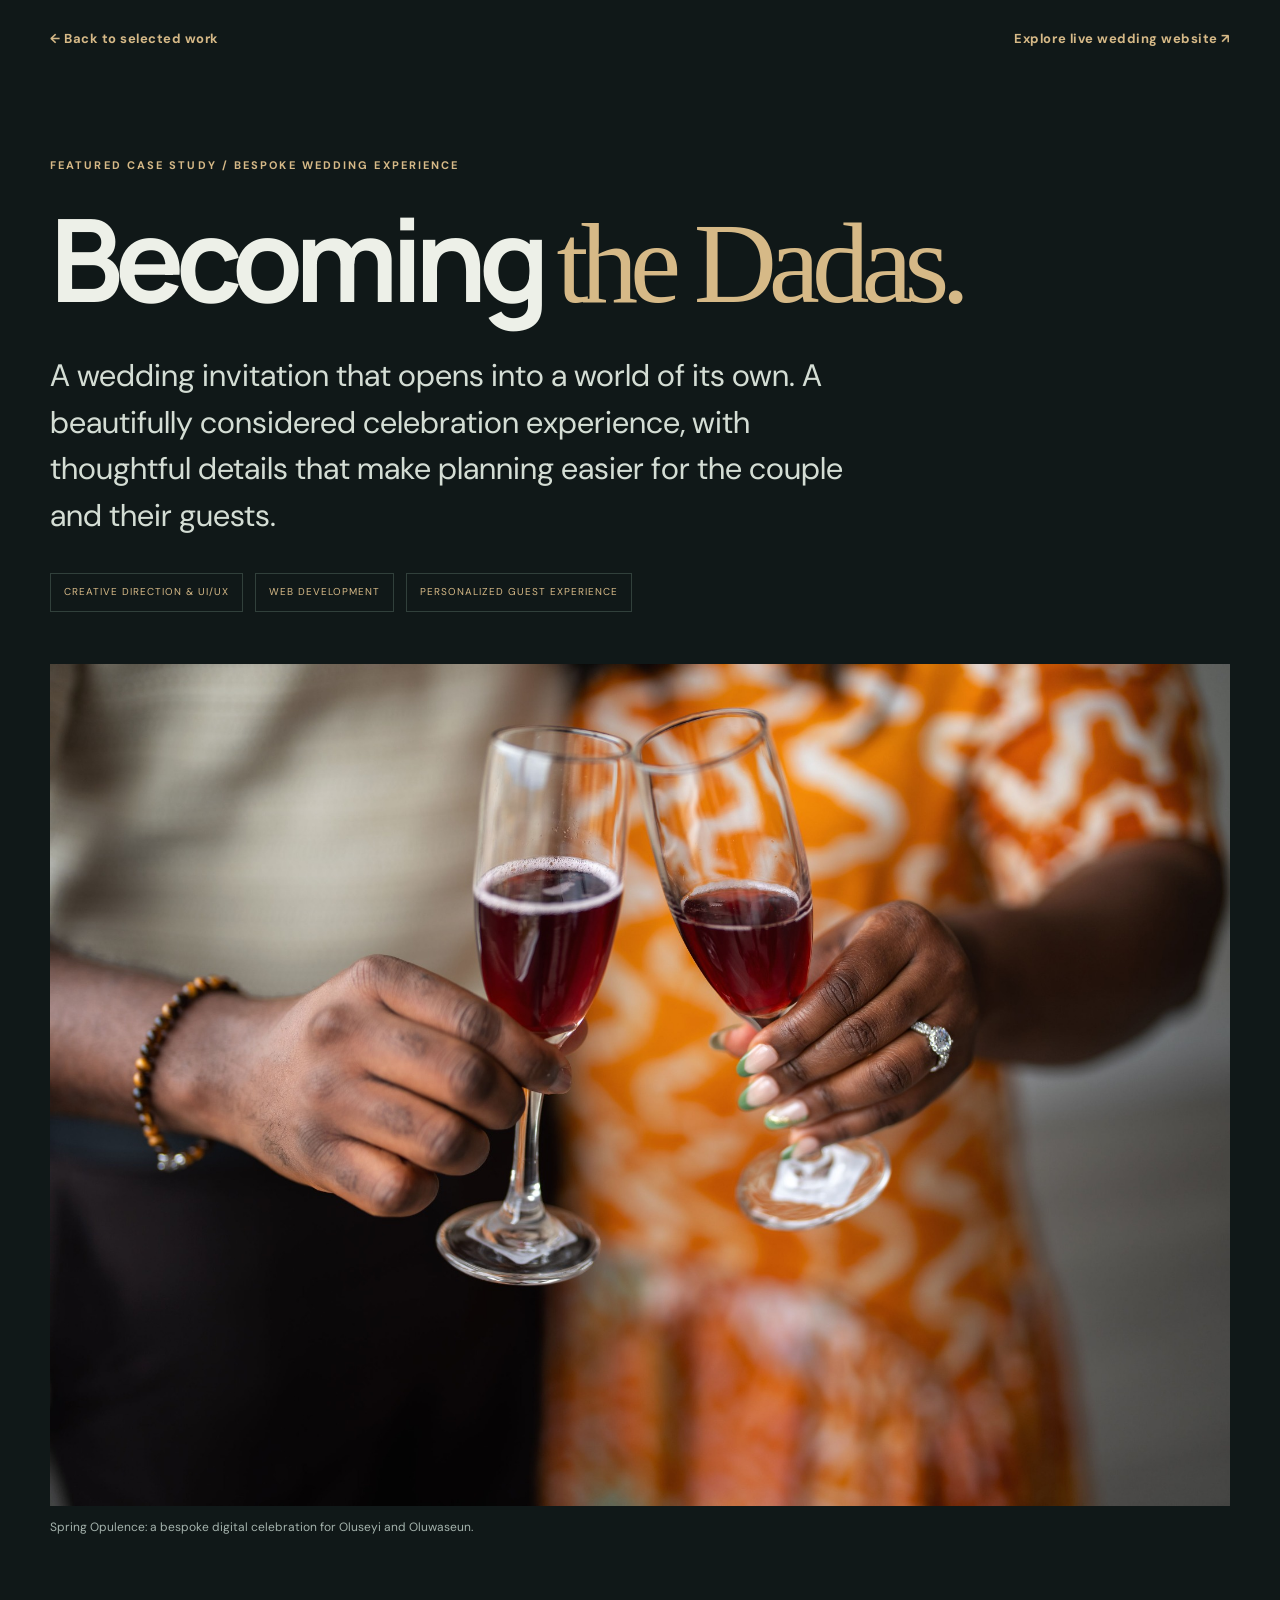
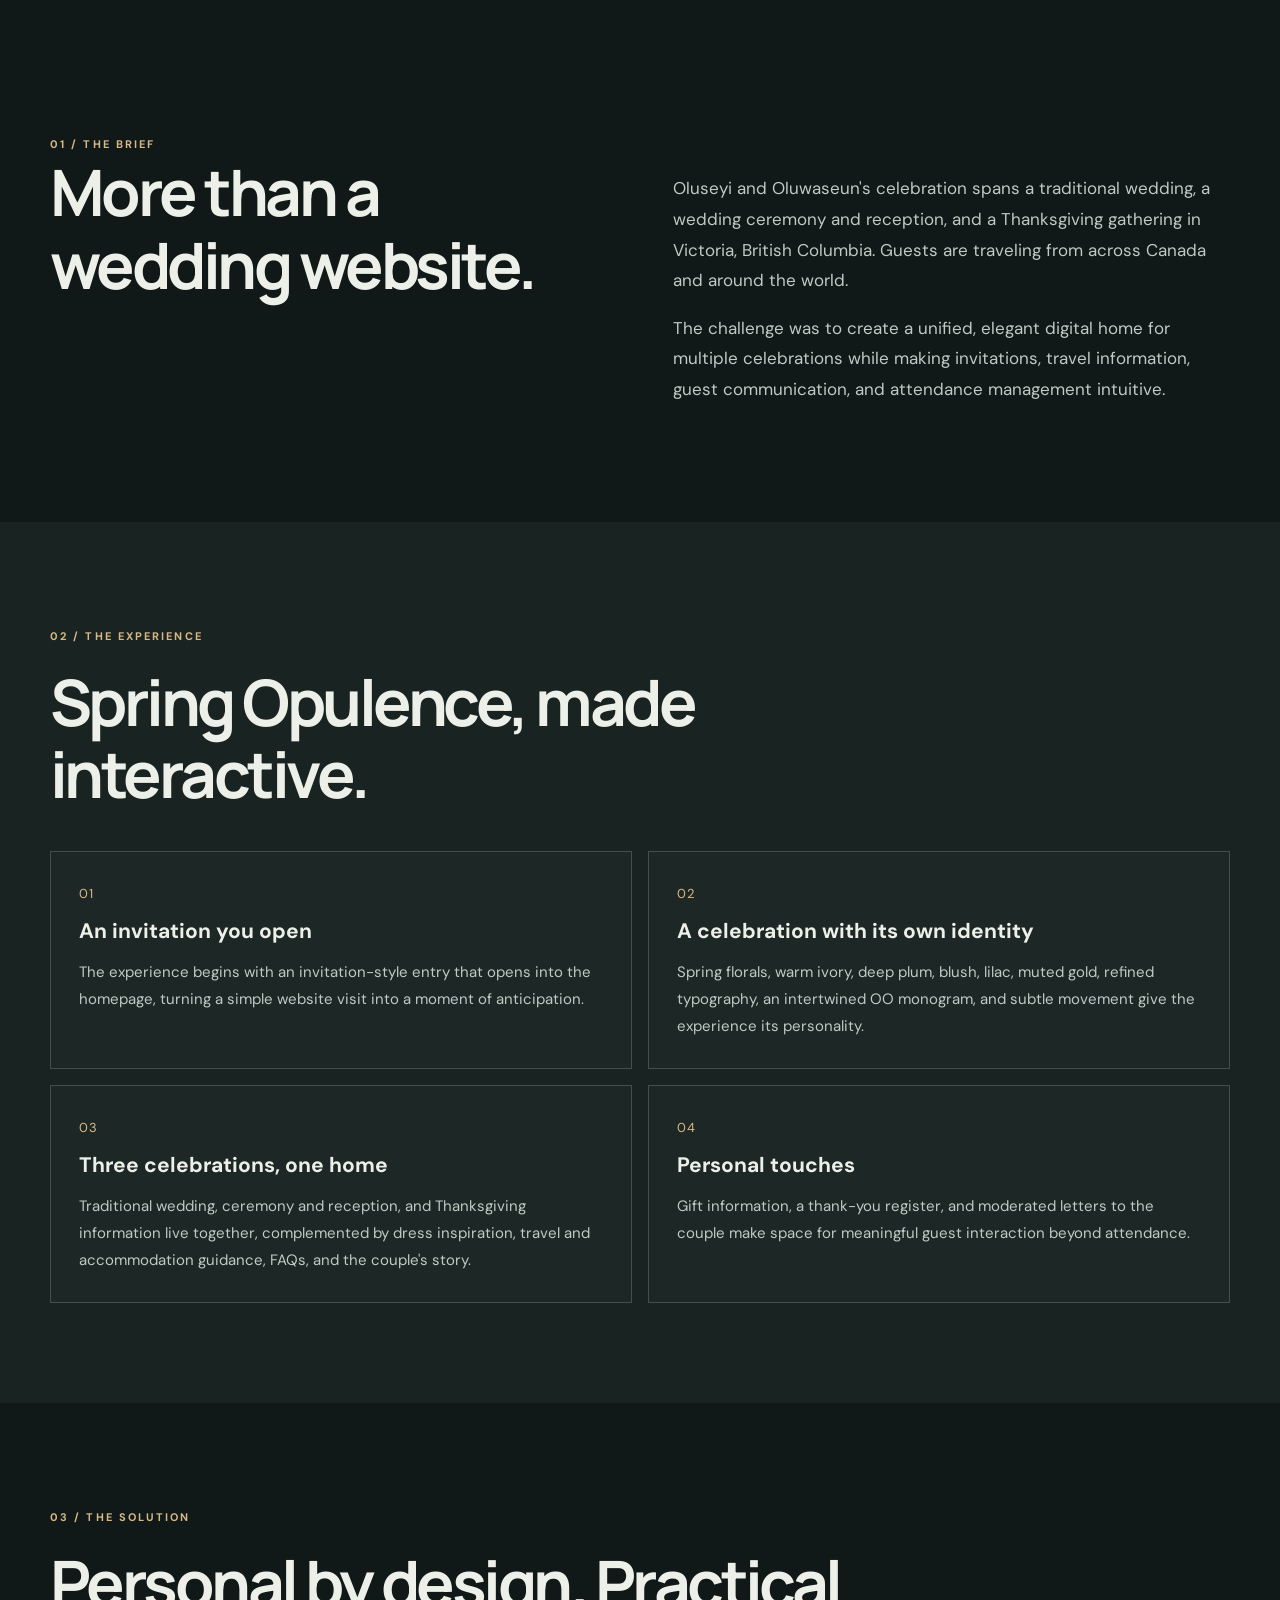
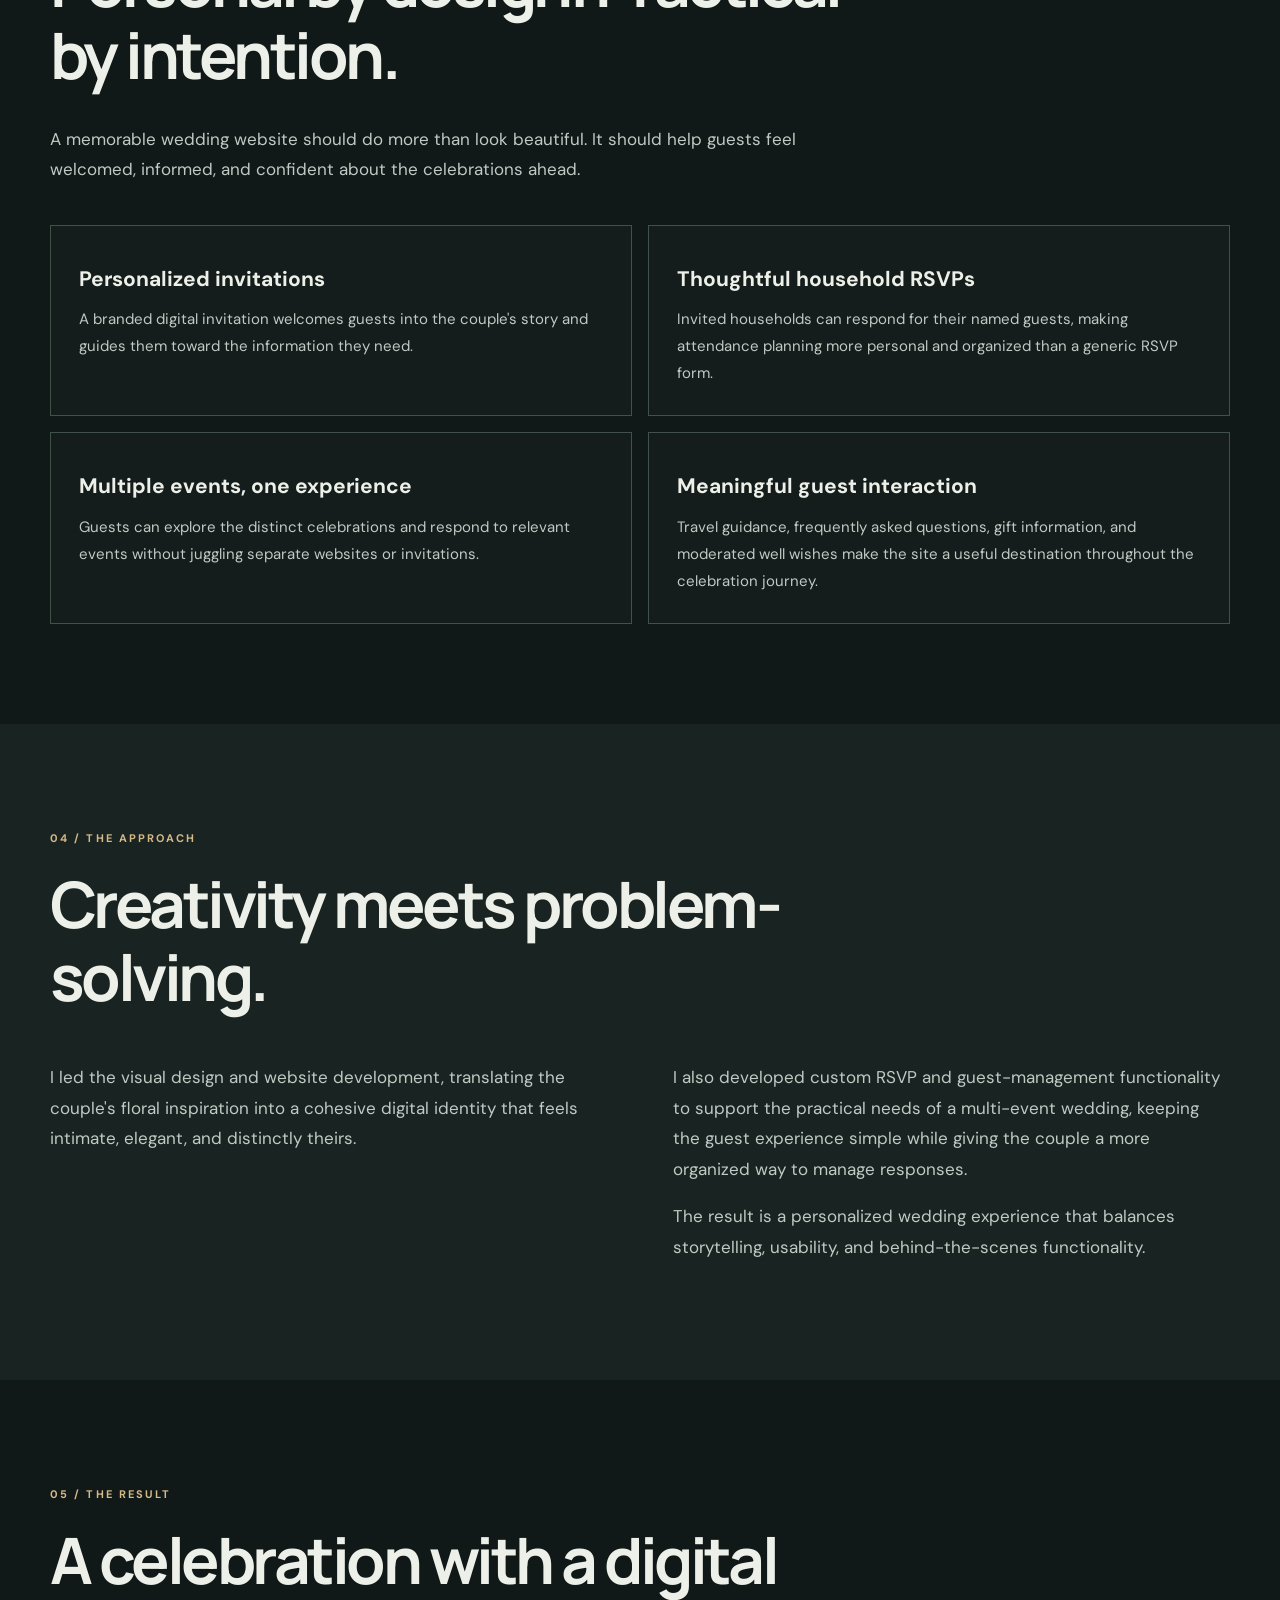
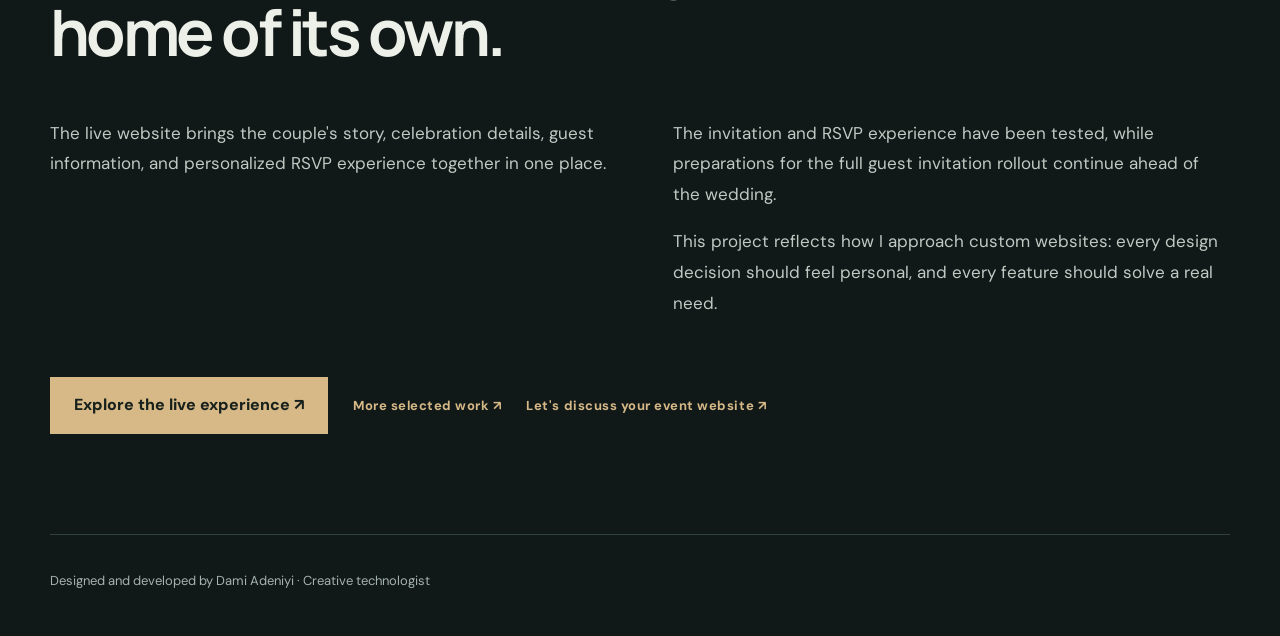
<file: becoming-the-dadas.html>
<!doctype html><html lang="en"><head><meta charset="utf-8"><meta name="viewport" content="width=device-width,initial-scale=1"><title>Becoming the Dadas | Wedding Experience & RSVP System | Dami Adeniyi</title><meta name="description" content="Explore how Dami Adeniyi designed a bespoke Spring Opulence wedding website, personalized invitations, and a thoughtful guest experience for a multi-event celebration."><link rel="canonical" href="https://dami-adeniyi.pages.dev/becoming-the-dadas.html"><link rel="stylesheet" href="/styles.css"><meta property="og:title" content="Becoming the Dadas | Dami Adeniyi"><meta property="og:description" content="A bespoke wedding website combining romantic design, personalized invitations, and thoughtful guest experiences."><meta property="og:type" content="article"><meta property="og:image" content="https://dami-adeniyi.pages.dev/becoming-the-dadas-nigerian-wedding-website-oluseyi-oluwaseun.jpg"></head><body><a class="skip" href="#main">Skip to content</a><header class="case-header wrap"><a class="case-back" href="/#work">← Back to selected work</a><a class="case-back" href="https://becoming-the-dadas.pages.dev/" target="_blank" rel="noopener noreferrer">Explore live wedding website ↗</a></header><main id="main"><section class="case-hero wrap"><span class="kicker">FEATURED CASE STUDY / BESPOKE WEDDING EXPERIENCE</span><h1>Becoming <em>the Dadas.</em></h1><p class="case-lede">A wedding invitation that opens into a world of its own. A beautifully considered celebration experience, with thoughtful details that make planning easier for the couple and their guests.</p><div class="case-meta"><span>CREATIVE DIRECTION & UI/UX</span><span>WEB DEVELOPMENT</span><span>PERSONALIZED GUEST EXPERIENCE</span></div><figure class="case-photo"><img src="/becoming-the-dadas-nigerian-wedding-website-oluseyi-oluwaseun.jpg" alt="Oluseyi and Oluwaseun toasting together at their Becoming the Dadas wedding celebration" loading="eager"><figcaption>Spring Opulence: a bespoke digital celebration for Oluseyi and Oluwaseun.</figcaption></figure></section><section class="case-section wrap"><span class="kicker">01 / THE BRIEF</span><div class="case-columns"><h2>More than a wedding website.</h2><div><p>Oluseyi and Oluwaseun's celebration spans a traditional wedding, a wedding ceremony and reception, and a Thanksgiving gathering in Victoria, British Columbia. Guests are traveling from across Canada and around the world.</p><p>The challenge was to create a unified, elegant digital home for multiple celebrations while making invitations, travel information, guest communication, and attendance management intuitive.</p></div></div></section><section class="case-section case-alt"><div class="wrap"><span class="kicker">02 / THE EXPERIENCE</span><h2>Spring Opulence, made interactive.</h2><div class="case-grid"><article><span class="case-index">01</span><h3>An invitation you open</h3><p>The experience begins with an invitation-style entry that opens into the homepage, turning a simple website visit into a moment of anticipation.</p></article><article><span class="case-index">02</span><h3>A celebration with its own identity</h3><p>Spring florals, warm ivory, deep plum, blush, lilac, muted gold, refined typography, an intertwined OO monogram, and subtle movement give the experience its personality.</p></article><article><span class="case-index">03</span><h3>Three celebrations, one home</h3><p>Traditional wedding, ceremony and reception, and Thanksgiving information live together, complemented by dress inspiration, travel and accommodation guidance, FAQs, and the couple's story.</p></article><article><span class="case-index">04</span><h3>Personal touches</h3><p>Gift information, a thank-you register, and moderated letters to the couple make space for meaningful guest interaction beyond attendance.</p></article></div></div></section><section class="case-section wrap"><span class="kicker">03 / THE SOLUTION</span><h2>Personal by design. Practical by intention.</h2><p class="case-intro">A memorable wedding website should do more than look beautiful. It should help guests feel welcomed, informed, and confident about the celebrations ahead.</p><div class="case-grid"><article><h3>Personalized invitations</h3><p>A branded digital invitation welcomes guests into the couple's story and guides them toward the information they need.</p></article><article><h3>Thoughtful household RSVPs</h3><p>Invited households can respond for their named guests, making attendance planning more personal and organized than a generic RSVP form.</p></article><article><h3>Multiple events, one experience</h3><p>Guests can explore the distinct celebrations and respond to relevant events without juggling separate websites or invitations.</p></article><article><h3>Meaningful guest interaction</h3><p>Travel guidance, frequently asked questions, gift information, and moderated well wishes make the site a useful destination throughout the celebration journey.</p></article></div></section><section class="case-section case-alt"><div class="wrap"><span class="kicker">04 / THE APPROACH</span><h2>Creativity meets problem-solving.</h2><div class="case-columns"><p>I led the visual design and website development, translating the couple's floral inspiration into a cohesive digital identity that feels intimate, elegant, and distinctly theirs.</p><div><p>I also developed custom RSVP and guest-management functionality to support the practical needs of a multi-event wedding, keeping the guest experience simple while giving the couple a more organized way to manage responses.</p><p>The result is a personalized wedding experience that balances storytelling, usability, and behind-the-scenes functionality.</p></div></div></div></section><section class="case-section wrap"><span class="kicker">05 / THE RESULT</span><h2>A celebration with a digital home of its own.</h2><div class="case-columns"><p>The live website brings the couple's story, celebration details, guest information, and personalized RSVP experience together in one place.</p><div><p>The invitation and RSVP experience have been tested, while preparations for the full guest invitation rollout continue ahead of the wedding.</p><p>This project reflects how I approach custom websites: every design decision should feel personal, and every feature should solve a real need.</p></div></div><div class="case-end"><a class="case-cta" href="https://becoming-the-dadas.pages.dev/" target="_blank" rel="noopener noreferrer">Explore the live experience ↗</a><a class="case-back" href="/#work">More selected work ↗</a><a class="case-back" href="/#contact">Let's discuss your event website ↗</a></div></section></main><footer class="case-footer wrap">Designed and developed by Dami Adeniyi · Creative technologist</footer></body></html>
</file>
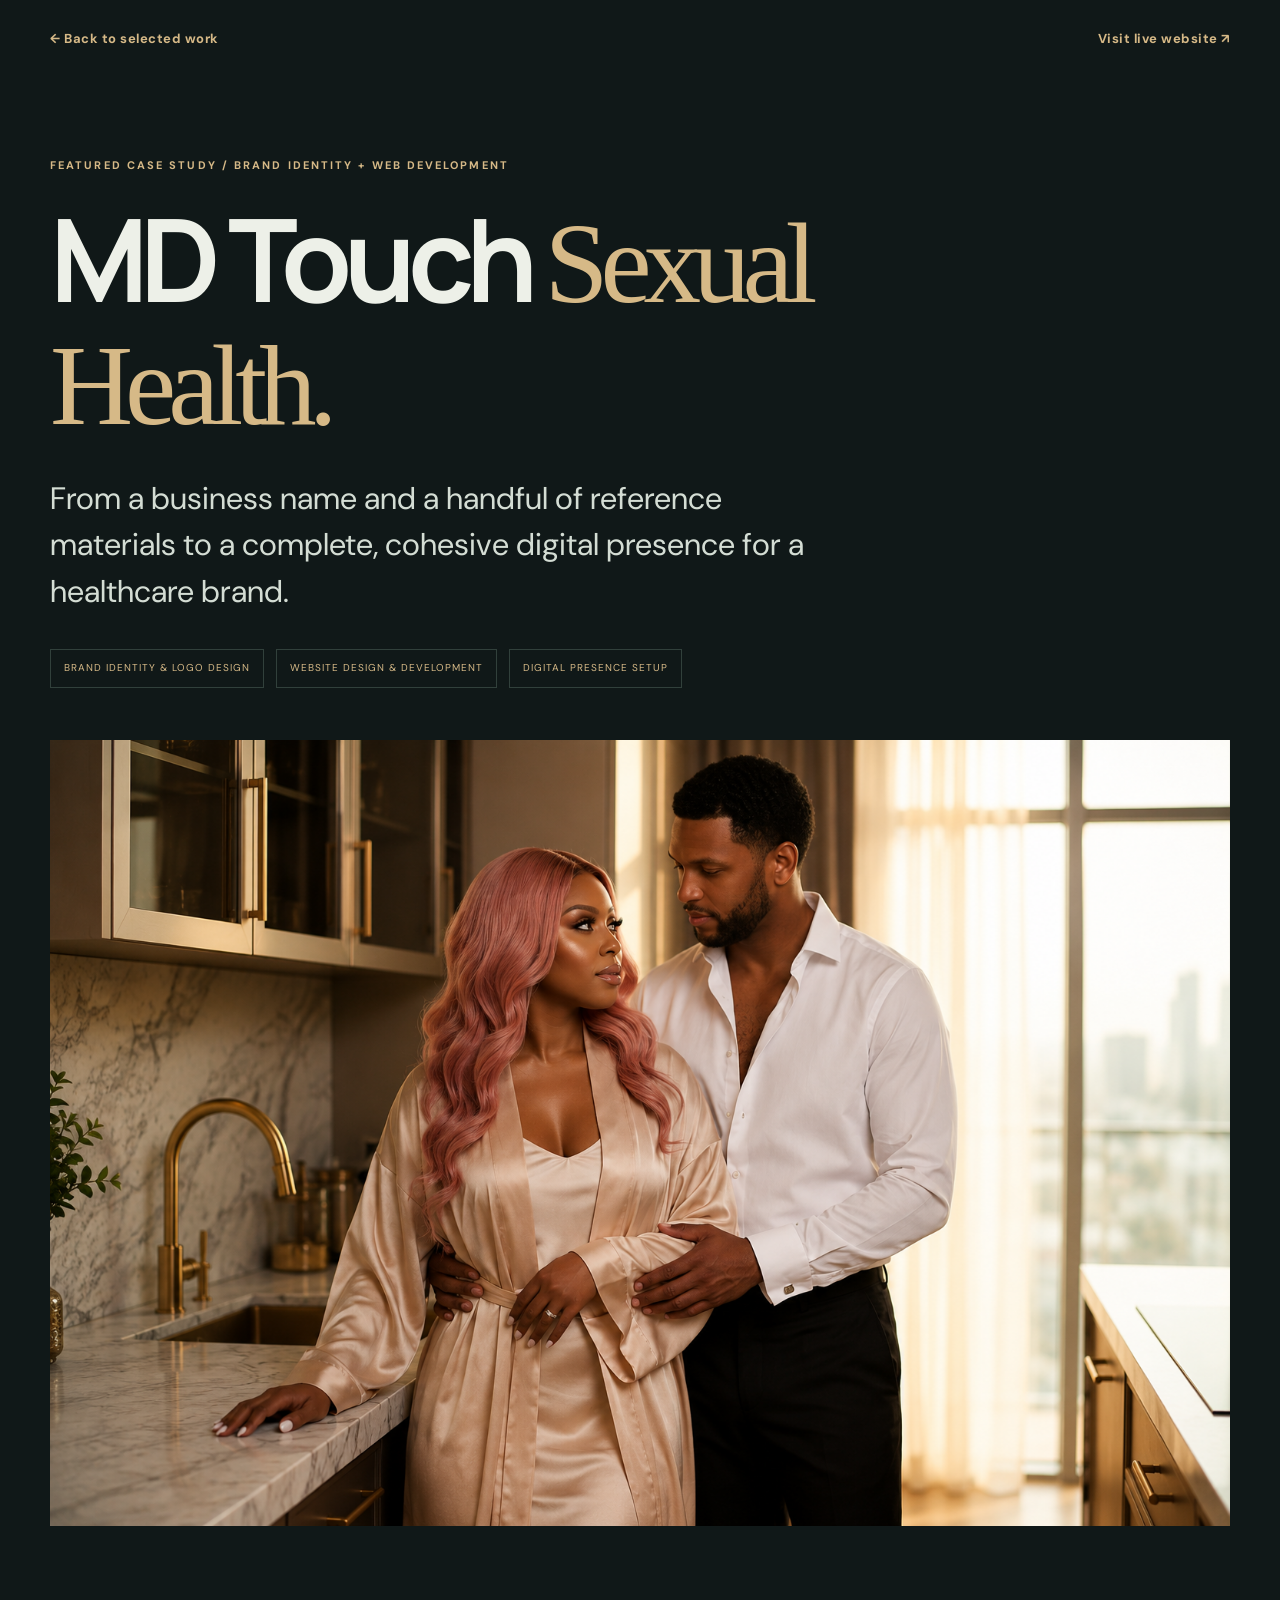
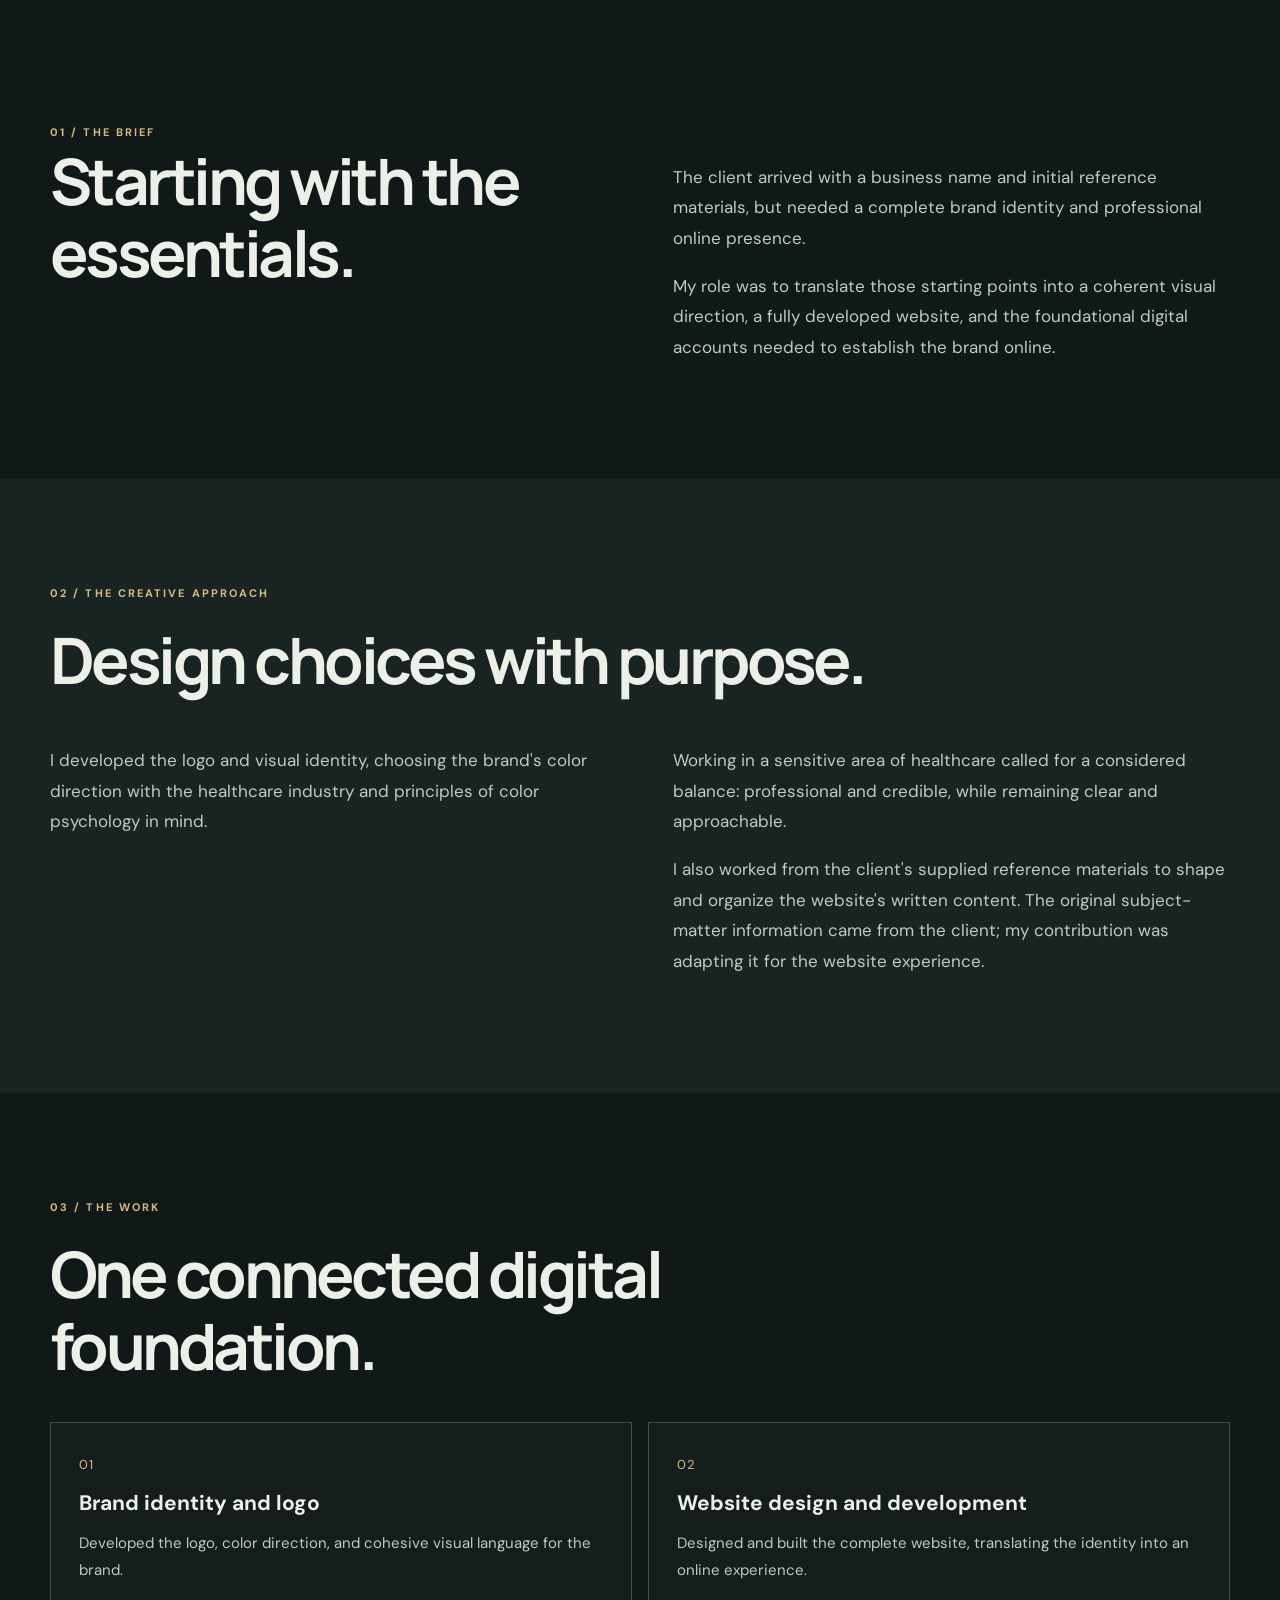
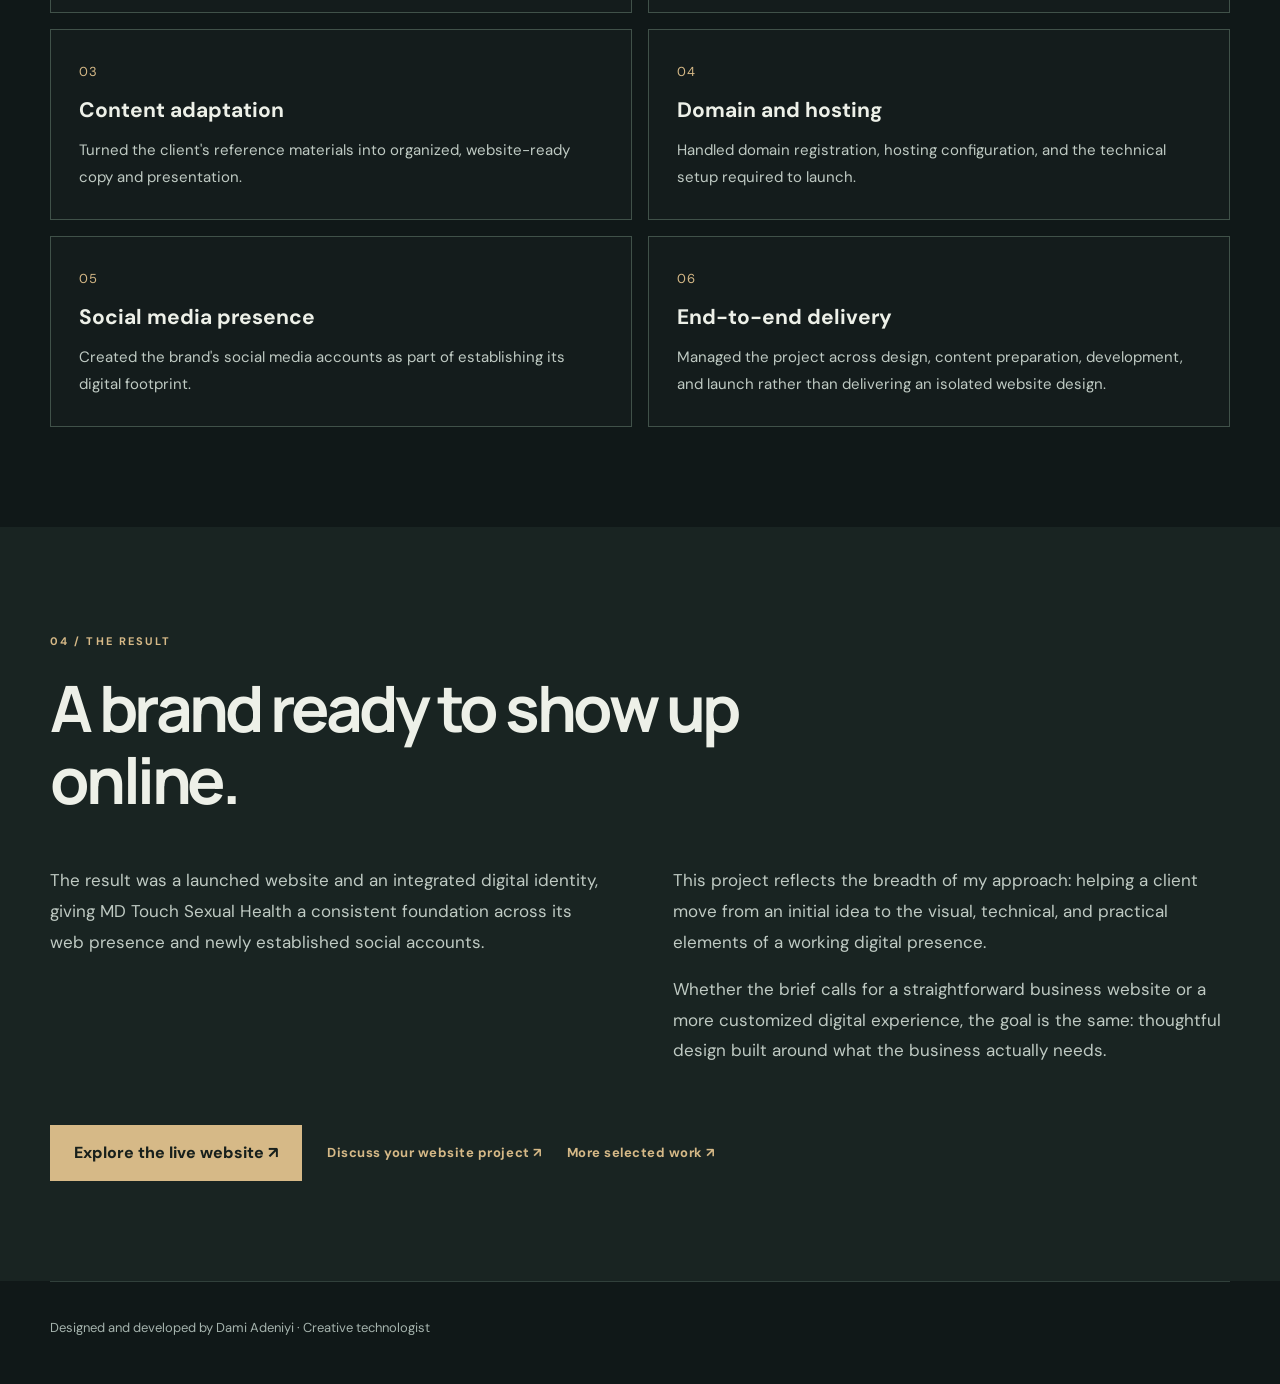
<file: md-touch-sexual-health.html>
<!doctype html>
<html lang="en"><head><meta charset="utf-8"><meta name="viewport" content="width=device-width,initial-scale=1"><title>MD Touch Sexual Health | Brand Identity & Website Case Study | Dami Adeniyi</title><meta name="description" content="How Dami Adeniyi created the brand identity, logo, website, domain, hosting and social media foundations for MD Touch Sexual Health."><link rel="canonical" href="https://dami-adeniyi.pages.dev/md-touch-sexual-health.html"><meta property="og:title" content="MD Touch Sexual Health | Dami Adeniyi"><meta property="og:description" content="From a business name and reference materials to a cohesive healthcare brand and launched website."><meta property="og:type" content="article"><meta property="og:image" content="https://dami-adeniyi.pages.dev/mdtouch-sexual-wellness-black-couple-confidence-kitchen.jpg.png"><link rel="stylesheet" href="/styles.css"></head>
<body><a class="skip" href="#main">Skip to content</a><header class="case-header wrap"><a class="case-back" href="/#work">← Back to selected work</a><a class="case-back" href="https://mdtouchsexualhealth.com/" target="_blank" rel="noopener noreferrer">Visit live website ↗</a></header>
<main id="main"><section class="case-hero wrap"><span class="kicker">FEATURED CASE STUDY / BRAND IDENTITY + WEB DEVELOPMENT</span><h1>MD Touch <em>Sexual Health.</em></h1><p class="case-lede">From a business name and a handful of reference materials to a complete, cohesive digital presence for a healthcare brand.</p><div class="case-meta"><span>BRAND IDENTITY & LOGO DESIGN</span><span>WEBSITE DESIGN & DEVELOPMENT</span><span>DIGITAL PRESENCE SETUP</span></div><figure class="md-case-photo"><img src="/mdtouch-sexual-wellness-black-couple-confidence-kitchen.jpg.png" alt="Couple sharing a moment together in a kitchen, featured lifestyle imagery for the MD Touch Sexual Health project" loading="eager" decoding="async"></figure></section>
<section class="case-section wrap"><span class="kicker">01 / THE BRIEF</span><div class="case-columns"><h2>Starting with the essentials.</h2><div><p>The client arrived with a business name and initial reference materials, but needed a complete brand identity and professional online presence.</p><p>My role was to translate those starting points into a coherent visual direction, a fully developed website, and the foundational digital accounts needed to establish the brand online.</p></div></div></section>
<section class="case-section case-alt"><div class="wrap"><span class="kicker">02 / THE CREATIVE APPROACH</span><h2>Design choices with purpose.</h2><div class="case-columns"><p>I developed the logo and visual identity, choosing the brand's color direction with the healthcare industry and principles of color psychology in mind.</p><div><p>Working in a sensitive area of healthcare called for a considered balance: professional and credible, while remaining clear and approachable.</p><p>I also worked from the client's supplied reference materials to shape and organize the website's written content. The original subject-matter information came from the client; my contribution was adapting it for the website experience.</p></div></div></div></section>
<section class="case-section wrap"><span class="kicker">03 / THE WORK</span><h2>One connected digital foundation.</h2><div class="case-grid"><article><span class="case-index">01</span><h3>Brand identity and logo</h3><p>Developed the logo, color direction, and cohesive visual language for the brand.</p></article><article><span class="case-index">02</span><h3>Website design and development</h3><p>Designed and built the complete website, translating the identity into an online experience.</p></article><article><span class="case-index">03</span><h3>Content adaptation</h3><p>Turned the client's reference materials into organized, website-ready copy and presentation.</p></article><article><span class="case-index">04</span><h3>Domain and hosting</h3><p>Handled domain registration, hosting configuration, and the technical setup required to launch.</p></article><article><span class="case-index">05</span><h3>Social media presence</h3><p>Created the brand's social media accounts as part of establishing its digital footprint.</p></article><article><span class="case-index">06</span><h3>End-to-end delivery</h3><p>Managed the project across design, content preparation, development, and launch rather than delivering an isolated website design.</p></article></div></section>
<section class="case-section case-alt"><div class="wrap"><span class="kicker">04 / THE RESULT</span><h2>A brand ready to show up online.</h2><div class="case-columns"><p>The result was a launched website and an integrated digital identity, giving MD Touch Sexual Health a consistent foundation across its web presence and newly established social accounts.</p><div><p>This project reflects the breadth of my approach: helping a client move from an initial idea to the visual, technical, and practical elements of a working digital presence.</p><p>Whether the brief calls for a straightforward business website or a more customized digital experience, the goal is the same: thoughtful design built around what the business actually needs.</p></div></div><div class="case-end"><a class="case-cta" href="https://mdtouchsexualhealth.com/" target="_blank" rel="noopener noreferrer">Explore the live website ↗</a><a class="case-back" href="/#contact">Discuss your website project ↗</a><a class="case-back" href="/#work">More selected work ↗</a></div></div></section></main><footer class="case-footer wrap">Designed and developed by Dami Adeniyi · Creative technologist</footer></body></html>
</file>
<file: styles.css>
@import url('https://fonts.googleapis.com/css2?family=DM+Sans:wght@400;500;600;700&family=Manrope:wght@400;500;600;700;800&display=swap');:root{color-scheme:dark;--bg:#101818;--panel:#162120;--ink:#edf0e8;--muted:#a5b3ad;--gold:#d6b987;--line:#31403b}*{box-sizing:border-box}html{scroll-behavior:smooth}body{margin:0;background:var(--bg);color:var(--ink);font-family:'DM Sans',sans-serif;line-height:1.65}a{color:inherit;text-decoration:none}a:focus-visible{outline:2px solid var(--gold);outline-offset:5px}.wrap{width:min(1180px,calc(100% - 64px));margin:auto}.skip{position:absolute;top:-100px;background:white;color:black;padding:12px;z-index:20}.skip:focus{top:0}.site-header{height:88px;display:flex;align-items:center;justify-content:space-between;padding:0 max(32px,calc((100vw - 1180px)/2));border-bottom:1px solid #ffffff14;position:relative;z-index:3}.brand{font-family:Manrope,sans-serif;font-size:15px;letter-spacing:.08em;font-weight:800}.brand span{font-weight:500}.brand b,.period{color:var(--gold)}nav{display:flex;gap:35px;font-size:13px;color:#c7d1cb}.nav-cta{font-size:13px;color:var(--gold);border-bottom:1px solid #8e7d5c;padding-bottom:4px}.hero{position:relative;min-height:760px;padding-top:125px;overflow:hidden}.eyebrow,.kicker{font-size:11px;letter-spacing:.19em;font-weight:700;color:var(--gold)}.pulse{display:inline-block;width:7px;height:7px;background:#c7b07e;border-radius:50%;margin-right:12px;box-shadow:0 0 15px #d6b987}.hero h1{position:relative;z-index:1;font-family:Manrope,sans-serif;font-weight:600;font-size:clamp(47px,6.5vw,91px);letter-spacing:-.065em;line-height:1.14;max-width:990px;margin:30px 0}em{font-style:normal;color:var(--gold)}.lead{font-size:19px;max-width:620px;color:var(--muted);line-height:1.8;position:relative;z-index:1}.actions{display:flex;gap:18px;flex-wrap:wrap;margin-top:35px;position:relative;z-index:1}.btn{padding:16px 24px;border-radius:4px;font-size:13px;font-weight:700;display:inline-flex;gap:35px;align-items:center}.primary{background:var(--gold);color:#13201c}.primary:hover{background:#f0d3a0}.ghost{border:1px solid #62716a;color:#d5ded7}.ghost:hover{border-color:var(--gold)}.hero-bottom{display:flex;gap:48px;color:#8b9b93;font-size:10px;letter-spacing:.12em;margin-top:120px;position:relative;z-index:1}.orb{pointer-events:none;position:absolute;border-radius:50%;filter:blur(4px)}.orb-one{width:380px;height:380px;right:-70px;top:70px;background:radial-gradient(circle,#987a4944 0,transparent 65%)}.orb-two{width:480px;height:480px;right:50px;bottom:-200px;background:radial-gradient(circle,#417b6540 0,transparent 70%)}.section{padding:115px 0}.work{background:#151f1e}.section-top{display:flex;justify-content:space-between;align-items:end;gap:50px;margin-bottom:52px}.section-top p{max-width:340px;color:var(--muted);font-size:15px}.section h2{font-family:Manrope,sans-serif;font-size:clamp(36px,4.8vw,62px);line-height:1.2;letter-spacing:-.055em;font-weight:600;margin:22px 0}.projects{display:grid;grid-template-columns:1fr 1fr;gap:25px}.project{background:#1c2927;border:1px solid #31413b;overflow:hidden}.featured{grid-column:1/-1;display:grid;grid-template-columns:1.1fr 1fr}.project-visual{min-height:285px;position:relative;display:flex;align-items:center;justify-content:center;overflow:hidden}.featured .project-visual{min-height:390px}.dragon{background:radial-gradient(ellipse at 70% 70%,#b78a4755,transparent 55%),linear-gradient(145deg,#142b2c,#254a43 48%,#151d1d)}.dragon:before{content:'✧';position:absolute;font-size:360px;color:#d4b77818;transform:rotate(-24deg)}.visual-caption{font-family:Manrope,sans-serif;font-weight:800;letter-spacing:.18em;font-size:clamp(22px,3vw,41px);z-index:1;text-shadow:0 4px 20px #000}.visual-caption span{color:var(--gold)}.visual-sub{position:absolute;bottom:28px;font-size:10px;letter-spacing:.2em;color:#d6d5c8}.wedding{background:radial-gradient(circle at center,#7b6852,#282b27 70%);flex-direction:column}.wedding-mark{font-family:Georgia,serif;font-size:145px;color:#e8d6b8;font-style:italic;line-height:1}.wedding-small,.system-small{font-size:10px;letter-spacing:.17em;color:#eee0c5}.systems{background:linear-gradient(135deg,#182c2e,#2a4841);flex-direction:column;gap:35px}.system-lines{display:flex;gap:12px;align-items:center}.system-lines span{padding:12px;border:1px solid #9ab4a1;color:#cce1cf;font-size:11px;letter-spacing:.08em}.system-lines i{font-style:normal;color:var(--gold)}.project-body{padding:42px}.featured .project-body{display:flex;flex-direction:column;justify-content:center}.tags{display:flex;flex-wrap:wrap;gap:9px}.tags span{font-size:9px;letter-spacing:.09em;color:#d1bd97;border:1px solid #655b49;padding:5px 8px}.project h3{font-family:Manrope,sans-serif;font-size:clamp(23px,2.5vw,34px);line-height:1.25;letter-spacing:-.035em;margin:22px 0 12px}.project p,.expertise p,.about p,.contact p{color:var(--muted);font-size:15px;line-height:1.9}.text-link{color:var(--gold);font-size:13px;font-weight:700;margin-top:18px}.coming{font-size:10px;letter-spacing:.12em;color:#9eafaa;margin-top:20px;display:block}.expertise-grid{display:grid;grid-template-columns:repeat(3,1fr);gap:45px 38px;margin-top:65px}.expertise-grid>div{border-top:1px solid var(--line);padding-top:22px}.num{font-size:12px;color:var(--gold)}.expertise h3{font-family:Manrope,sans-serif;font-size:19px;letter-spacing:-.03em}.about{background:#1a2623}.about-layout{display:grid;grid-template-columns:1fr 1fr;gap:90px}.about-layout p:first-child{font-size:19px;color:#e0e6df}.contact{text-align:center;padding:140px 0}.contact h2{font-size:clamp(46px,6vw,78px)}.contact .actions{justify-content:center}footer{border-top:1px solid var(--line);padding:28px 0;color:#8f9d95;font-size:12px}.footer-inner{display:flex;justify-content:space-between;gap:15px}@media(max-width:800px){.site-header{padding:0 24px;height:74px}.site-header nav{display:none}.wrap{width:calc(100% - 40px)}.hero{min-height:680px;padding-top:100px}.hero-bottom{gap:15px;flex-wrap:wrap;margin-top:95px}.section{padding:85px 0}.section-top,.about-layout{display:block}.projects{grid-template-columns:1fr}.featured{display:block}.featured .project-visual{min-height:300px}.expertise-grid{grid-template-columns:1fr 1fr}.project-body{padding:30px}}@media(max-width:480px){.brand{font-size:12px}.nav-cta{font-size:11px}.hero h1{font-size:46px}.lead{font-size:16px}.hero-bottom{font-size:9px}.expertise-grid{grid-template-columns:1fr}.footer-inner{flex-wrap:wrap}.system-lines span{font-size:9px;padding:8px}}@media(prefers-reduced-motion:reduce){html{scroll-behavior:auto}}
/* Creative direction, second edition */
.hero{isolation:isolate}.hero h1{max-width:1080px}.hero h1 em:first-child{font-family:Georgia,serif;font-style:italic;font-weight:400;letter-spacing:-.07em}.hero h1 em:nth-child(2){font-family:Georgia,serif;font-style:italic;font-weight:400;color:#b4cfc3}.hero-stamp{position:absolute;right:55px;bottom:135px;width:133px;height:133px;border:1px solid #c8aa77;border-radius:50%;display:flex;flex-direction:column;align-items:center;justify-content:center;line-height:1.4;transform:rotate(13deg);color:#d7bd8d;font-weight:700;font-size:12px;letter-spacing:.12em;text-align:center;box-shadow:0 0 0 9px #d6b9870b;z-index:1}.hero-stamp span{font-size:26px;line-height:1.3}.marquee{overflow:hidden;background:#d4b889;color:#16241f;padding:14px 0;font-family:Manrope,sans-serif;font-size:12px;letter-spacing:.23em;font-weight:800;white-space:nowrap}.marquee>div{width:max-content;animation:scrollword 32s linear infinite}@keyframes scrollword{to{transform:translateX(-45%)}}.dragon{background:#1a302d}.dragon:before{display:none}.dragon-preview{width:100%;height:100%;position:absolute;inset:0;object-fit:cover;object-position:center;transition:transform .7s ease}.project:hover .dragon-preview{transform:scale(1.055)}.dragon-overlay{position:absolute;inset:0;display:flex;justify-content:space-between;align-items:flex-start;padding:25px;background:linear-gradient(180deg,#08150f5e,transparent 35%,#08150f44);pointer-events:none}.dragon-label,.dragon-open{font-size:10px;letter-spacing:.12em;font-weight:700;background:#0c1b18d9;color:#f5e5c5;padding:9px 12px;border:1px solid #b8a07877}.dragon-open{align-self:flex-end}.project{transition:transform .35s ease,border-color .35s ease}.project:hover{transform:translateY(-5px);border-color:#8e7756}.expertise-grid>div{transition:padding-left .3s ease,border-color .3s ease}.expertise-grid>div:hover{padding-left:12px;border-color:#d6b987}.expertise-grid .num{display:inline-flex;width:32px;height:32px;border-radius:50%;border:1px solid #786e54;align-items:center;justify-content:center}.about-spark{display:block;font-size:62px;color:#d6b987;line-height:1;margin-bottom:24px;animation:gentlespin 24s linear infinite}@keyframes gentlespin{to{transform:rotate(360deg)}}.contact{background:radial-gradient(ellipse at 50% 100%,#385f4c4d,transparent 60%)}.contact h2 em{font-family:Georgia,serif;font-style:italic;font-weight:400}@media(max-width:800px){.hero-stamp{right:10px;bottom:62px;width:96px;height:96px;font-size:9px}.hero-bottom{padding-right:110px}.dragon-open{display:none}}@media(prefers-reduced-motion:reduce){.marquee>div,.about-spark{animation:none}.project,.dragon-preview{transition:none}}
/* Completed project showcases */
.beauty{background:radial-gradient(circle at 72% 35%,#dbb99c65,transparent 48%),linear-gradient(145deg,#4c302f,#91685a 56%,#2b2925);flex-direction:column;color:#fff3e8;gap:6px}.beauty:before,.beauty:after{content:'';position:absolute;border:1px solid #f7d8b36b;border-radius:50%;width:240px;height:240px;transform:rotate(30deg)}.beauty:after{width:210px;height:210px;transform:rotate(-30deg)}.beauty-top,.beauty-bottom{font-size:10px;letter-spacing:.28em;z-index:1}.beauty-name{font-family:Georgia,serif;font-size:clamp(48px,6vw,76px);font-weight:400;letter-spacing:.06em;z-index:1;line-height:1.3}.beauty-bottom{color:#f1d6c0}.wedding-photo{background:#44273c}.wedding-photo>img{position:absolute;inset:0;width:100%;height:100%;object-fit:cover;opacity:.65}.wedding-cover{position:relative;z-index:1;display:flex;align-items:center;flex-direction:column;text-shadow:0 2px 20px #27151d}.wedding-cover .wedding-mark{font-size:110px}.wedding-cover .wedding-small{text-align:center;padding:0 15px}

/* Shaiglo project: real, optimized brand photo */
.beauty-photo{position:relative;overflow:hidden;background:#19382c;isolation:isolate}.beauty-photo:before,.beauty-photo:after{content:none}.beauty-photo>img{position:absolute;inset:0;width:100%;height:100%;object-fit:cover;object-position:center;transition:transform .65s ease}.beauty-photo:hover>img{transform:scale(1.045)}.beauty-photo-label{position:absolute;z-index:1;left:18px;bottom:18px;padding:8px 12px;color:#fff8e8;background:#122d23c9;border:1px solid #d4ba8180;backdrop-filter:blur(8px);font-size:10px;letter-spacing:.16em;font-weight:700}@media(prefers-reduced-motion:reduce){.beauty-photo>img{transition:none}.beauty-photo:hover>img{transform:none}}

/* Keep the full portrait image visible, without cutting off faces or products */
.project-visual.beauty-photo{aspect-ratio:1062 / 1200;min-height:0;background:#19382c}
.project-visual.beauty-photo>img{object-fit:contain;object-position:center;transform:none}
.project-visual.beauty-photo:hover>img{transform:none}
.beauty-photo-label{top:14px;bottom:auto;left:14px;right:auto;max-width:calc(100% - 28px)}

/* Becoming the Dadas: preserve complete portrait composition */
.project-visual.wedding-portrait{aspect-ratio:4/5;min-height:0;background:#44273c}
.project-visual.wedding-portrait>img{position:absolute;inset:0;width:100%;height:100%;object-fit:contain;opacity:1}
.wedding-image-label{position:absolute;bottom:14px;left:14px;z-index:2;background:#281829d9;color:#fff3e8;padding:8px 12px;font-size:10px;font-weight:700;letter-spacing:.12em;max-width:calc(100% - 28px)}
.project-body .text-link+.text-link{margin-left:16px}
/* Dedicated case study */
.case-header{display:flex;justify-content:space-between;gap:20px;align-items:center;padding-top:28px;padding-bottom:28px}
.case-back{color:var(--gold);font-size:13px;font-weight:700;letter-spacing:.04em}
.case-hero{padding-top:74px;padding-bottom:92px}
.case-hero h1{font-family:Manrope,sans-serif;font-size:clamp(52px,9vw,116px);line-height:1.02;letter-spacing:-.07em;margin:22px 0 26px;max-width:1000px}
.case-hero h1 em,.case-section h2 em{font-family:Georgia,serif;color:var(--gold);font-weight:400}
.case-lede{max-width:800px;font-size:clamp(20px,2.6vw,31px);line-height:1.5;color:#d4ddd4}
.case-meta{display:flex;gap:12px;flex-wrap:wrap;margin:34px 0 52px}
.case-meta span{font-size:10px;letter-spacing:.1em;color:var(--gold);border:1px solid var(--line);padding:10px 13px}
.case-photo{margin:0;background:#342337;padding:24px;text-align:center}
.case-photo img{display:block;width:100%;max-height:720px;object-fit:contain}
.case-photo figcaption{font-size:12px;color:#e5d9dc;padding-top:15px}
.case-section{padding-top:100px;padding-bottom:100px}
.case-section h2{font-family:Manrope,sans-serif;font-size:clamp(32px,5vw,64px);letter-spacing:-.055em;line-height:1.13;max-width:850px;margin:18px 0 32px}
.case-section p{color:#bfcac3;font-size:17px;line-height:1.8}
.case-columns{display:grid;grid-template-columns:1fr 1fr;gap:65px}
.case-columns h2{margin-top:0}
.case-alt{background:#192422}
.case-grid{display:grid;grid-template-columns:repeat(2,minmax(0,1fr));gap:16px;margin-top:40px}
.case-grid article{border:1px solid #405149;padding:28px;background:#ffffff04}
.case-grid h3{font-size:21px;margin:8px 0 10px}
.case-grid p{font-size:15px;margin:0}
.case-index{color:var(--gold);font-size:13px;letter-spacing:.1em}
.case-intro{max-width:770px}
.case-steps{display:grid;grid-template-columns:repeat(5,minmax(0,1fr));gap:12px;margin-top:38px}
.case-steps>div{border-top:2px solid var(--gold);padding-top:17px}
.case-steps strong{display:block;color:var(--gold);font-size:13px;margin-bottom:18px}
.case-steps span{font-weight:700;font-size:17px}
.case-steps p{font-size:14px;line-height:1.6}
.case-end{display:flex;gap:25px;align-items:center;flex-wrap:wrap;margin-top:42px}
.case-cta{display:inline-block;background:var(--gold);color:#18201c;font-weight:800;padding:15px 24px}
.case-footer{padding-top:35px;padding-bottom:45px;border-top:1px solid var(--line);color:var(--muted);font-size:13px}
@media(max-width:800px){.case-columns{grid-template-columns:1fr;gap:12px}.case-steps{grid-template-columns:repeat(2,minmax(0,1fr))}.case-hero{padding-top:48px;padding-bottom:60px}.case-section{padding-top:70px;padding-bottom:70px}.case-photo{padding:10px}}
@media(max-width:520px){.case-grid,.case-steps{grid-template-columns:1fr}.case-header{align-items:flex-start;flex-direction:column}.case-hero h1{font-size:52px}.project-body .text-link+.text-link{margin-left:0;display:block;margin-top:10px}}

/* Display the wedding photograph edge-to-edge at its natural aspect ratio */
.case-photo{padding:0;background:transparent}
.case-photo img{width:100%;height:auto;max-height:none;object-fit:contain}
.case-photo figcaption{padding:12px 0 0;text-align:left;color:var(--muted)}
.project-visual.wedding-portrait{aspect-ratio:2048/1462;background:transparent}
.project-visual.wedding-portrait>img{object-fit:cover}
@media(max-width:800px){.case-photo{padding:0}}

/* MD Touch editorial project artwork, intentionally not represented as client logo */
.md-project-art{background:radial-gradient(circle at 75% 20%,#34786c 0%,transparent 50%),linear-gradient(135deg,#113e39,#0b292d);color:#f2f5ed;display:flex;flex-direction:column;align-items:flex-start;justify-content:space-between;padding:30px;min-height:300px;overflow:hidden}
.md-project-art:before{content:"";position:absolute;width:220px;height:220px;border:1px solid #c4e5d344;border-radius:50%;right:-45px;bottom:-70px;box-shadow:0 0 0 38px #b7e6d00b,0 0 0 76px #b7e6d008}
.md-project-kicker,.md-project-caption{position:relative;z-index:1;font-size:10px;letter-spacing:.15em;font-weight:700;color:#c7e4d9}
.md-project-name{position:relative;z-index:1;font-family:Manrope,sans-serif;font-weight:800;font-size:clamp(34px,4vw,57px);line-height:1.05;letter-spacing:-.055em}
.md-project-name small{display:block;font-family:Georgia,serif;font-style:italic;font-size:.47em;letter-spacing:0;font-weight:400;margin-top:10px;color:#d7e8d9}
.md-hero-art{background:radial-gradient(circle at 78% 20%,#317b6c,transparent 50%),linear-gradient(125deg,#103b37,#0b2629);min-height:450px;display:flex;flex-direction:column;justify-content:space-between;padding:clamp(25px,5vw,65px);position:relative;overflow:hidden}
.md-hero-art:after{content:"";position:absolute;right:-110px;bottom:-190px;width:500px;height:500px;border-radius:50%;border:1px solid #c5e6d755;box-shadow:0 0 0 60px #d5f1e50a,0 0 0 120px #d5f1e508}
.md-art-eyebrow,.md-art-foot{z-index:1;position:relative;color:#d7e9dc;font-size:12px;letter-spacing:.15em;font-weight:700}
.md-art-name{z-index:1;position:relative;font-family:Manrope,sans-serif;font-size:clamp(55px,9vw,110px);line-height:1;letter-spacing:-.075em;font-weight:800;color:#f4f7ee}
.md-art-name span{display:block;font-family:Georgia,serif;font-style:italic;font-weight:400;letter-spacing:-.02em;font-size:.45em;margin-top:14px;color:#d7e8d9}
.md-art-note{font-size:12px;color:var(--muted);margin-top:12px}
@media(max-width:520px){.md-project-art{min-height:240px;padding:22px}.md-hero-art{min-height:320px}.md-art-name{font-size:clamp(46px,11vw,70px)}}

/* Authentic MD Touch lifestyle photography */
.project-visual.md-project-photo{position:relative;overflow:hidden;background:#183d36;aspect-ratio:16/10}
.md-project-photo img{display:block;width:100%;height:100%;object-fit:cover;object-position:center}
.md-project-photo-label{position:absolute;left:16px;bottom:16px;padding:9px 12px;background:rgba(12,34,32,.8);color:#fff;font-size:10px;font-weight:700;letter-spacing:.1em;border-radius:3px}
.md-case-photo{margin:32px 0 0;padding:0;background:transparent;overflow:hidden}
.md-case-photo img{display:block;width:100%;height:auto;object-fit:contain}
</file>
